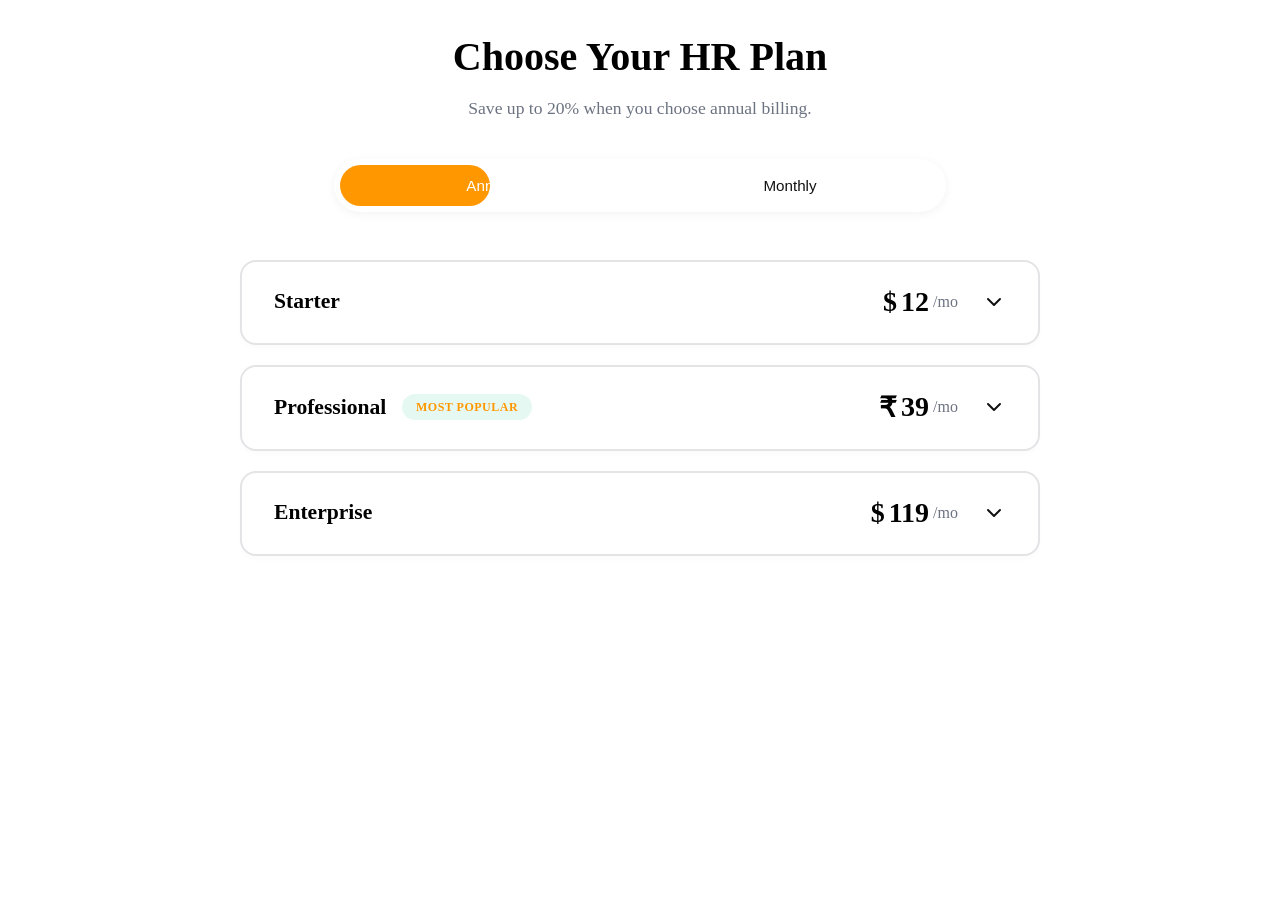
<file: pricing.html>
<!DOCTYPE html>
<html lang="en">
<head>
    <meta charset="UTF-8">
    <meta name="viewport" content="width=device-width, initial-scale=1.0">
    <title>Modern Accordion Pricing with Toggle</title>
    <link href="https://fonts.googleapis.com/css2?family=Inter:wght@400;500;600;700&display=swap" rel="stylesheet">
    <link rel="stylesheet" href="pricing.css">
</head>
<body>

    <svg style="display: none;">
        <symbol id="icon-check" viewBox="0 0 24 24" fill="none" xmlns="http://www.w3.org/2000/svg">
            <circle cx="12" cy="12" r="12" fill="var(--tick-color)"/>
            <path d="M7 12.5L10 15.5L17 8.5" stroke="white" stroke-width="2" stroke-linecap="round" stroke-linejoin="round"/>
        </symbol>
        <symbol id="icon-cross" viewBox="0 0 24 24" fill="none" xmlns="http://www.w3.org/2000/svg">
            <path d="M18 6L6 18M6 6l12 12" stroke="var(--cross-color)" stroke-width="1.5" stroke-linecap="round" stroke-linejoin="round"/>
        </symbol>
    </svg>

    <div class="section-header">
        <h2>Choose Your HR Plan</h2>
        <p>Save up to 20% when you choose annual billing.</p>
    </div>

    <div class="toggle-wrapper">
        <div class="billing-toggle" id="billingToggle">
            <div class="toggle-slider"></div>
            <button class="toggle-btn active" id="btnAnnual" onclick="setBilling('annual')">Annual</button>
            <button class="toggle-btn" id="btnMonthly" onclick="setBilling('monthly')">Monthly</button>
        </div>
    </div>

    <div class="pricing-accordion">
        
        <div class="acc-item">
            <div class="acc-header" onclick="togglePricing(this)">
                <div class="acc-title-group">
                    <h3 class="acc-title">Starter</h3>
                </div>
                <div class="acc-price-group">
                    <div class="acc-price">$<span class="price-val" data-annual="12" data-monthly="15">12</span><span class="period">/mo</span></div>
                    <svg class="chevron" viewBox="0 0 24 24" fill="none"><path d="M6 9l6 6 6-6" stroke-linecap="round" stroke-linejoin="round"/></svg>
                </div>
            </div>
            <div class="acc-body">
                <div class="acc-content-grid">
                    <div class="feature-list">
                        <h4>Plan Features</h4>
                        <ul>
                            <li><svg class="check-icon"><use href="#icon-check"></use></svg>Access to core HR features</li>
                            <li><svg class="check-icon"><use href="#icon-check"></use></svg>Employee record management</li>
                            <li><svg class="check-icon"><use href="#icon-check"></use></svg>Basic reporting tools</li>
                            <li><svg class="check-icon"><use href="#icon-check"></use></svg>Manage up to 10 team members</li>
                            
                            <li class="disabled"><svg class="cross-icon"><use href="#icon-cross"></use></svg>Track employee attendance</li>
                            <li class="disabled"><svg class="cross-icon"><use href="#icon-cross"></use></svg>Assign and monitor tasks</li>
                            <li class="disabled"><svg class="cross-icon"><use href="#icon-cross"></use></svg>Email support</li>
                            <li class="disabled"><svg class="cross-icon"><use href="#icon-cross"></use></svg>Simple onboarding process</li>
                            <li class="disabled"><svg class="cross-icon"><use href="#icon-cross"></use></svg>Designed user-focused interfaces, optimized user</li>
                        </ul>
                    </div>
                    <div class="form-wrapper">
                        <h4>Get Started with Starter</h4>
                        <form class="checkout-form" onsubmit="event.preventDefault(); alert('Starter Selected!');">
                            <input type="text" placeholder="Full Name" required>
                            <input type="email" placeholder="Email Address" required>
                            <button type="submit">Continue to Checkout</button>
                        </form>
                    </div>
                </div>
            </div>
        </div>

        <div class="acc-item">
            <div class="acc-header" onclick="togglePricing(this)">
                <div class="acc-title-group">
                    <h3 class="acc-title">Professional</h3>
                    <span class="popular-badge">Most Popular</span>
                </div>
                <div class="acc-price-group">
                    <div class="acc-price">₹<span class="price-val" data-annual="39" data-monthly="49">39</span><span class="period">/mo</span></div>
                    <svg class="chevron" viewBox="0 0 24 24" fill="none"><path d="M6 9l6 6 6-6" stroke-linecap="round" stroke-linejoin="round"/></svg>
                </div>
            </div>
            <div class="acc-body">
                <div class="acc-content-grid">
                    <div class="feature-list">
                        <h4>Everything in Starter, plus:</h4>
                        <ul>
                            <li><svg class="check-icon"><use href="#icon-check"></use></svg>Access to core HR features</li>
                            <li><svg class="check-icon"><use href="#icon-check"></use></svg>Employee record management</li>
                            <li><svg class="check-icon"><use href="#icon-check"></use></svg>Advanced reporting tools</li>
                            <li><svg class="check-icon"><use href="#icon-check"></use></svg>Manage up to 50 team members</li>
                            <li><svg class="check-icon"><use href="#icon-check"></use></svg>Track employee attendance</li>
                            <li><svg class="check-icon"><use href="#icon-check"></use></svg>Assign and monitor tasks</li>
                            <li><svg class="check-icon"><use href="#icon-check"></use></svg>Email support</li>
                            
                            <li class="disabled"><svg class="cross-icon"><use href="#icon-cross"></use></svg>Simple onboarding process</li>
                            <li class="disabled"><svg class="cross-icon"><use href="#icon-cross"></use></svg>Designed user-focused interfaces, optimized user</li>
                        </ul>
                    </div>
                    <div class="form-wrapper">
                        <h4>Get Started with Pro</h4>
                        <form class="checkout-form" onsubmit="event.preventDefault(); alert('Pro Selected!');">
                            <input type="text" placeholder="Company Name" required>
                            <input type="email" placeholder="Work Email" required>
                            <button type="submit">Continue to Checkout</button>
                        </form>
                    </div>
                </div>
            </div>
        </div>

        <div class="acc-item">
            <div class="acc-header" onclick="togglePricing(this)">
                <div class="acc-title-group">
                    <h3 class="acc-title">Enterprise</h3>
                </div>
                <div class="acc-price-group">
                    <div class="acc-price">$<span class="price-val" data-annual="119" data-monthly="149">119</span><span class="period">/mo</span></div>
                    <svg class="chevron" viewBox="0 0 24 24" fill="none"><path d="M6 9l6 6 6-6" stroke-linecap="round" stroke-linejoin="round"/></svg>
                </div>
            </div>
            <div class="acc-body">
                <div class="acc-content-grid">
                    <div class="feature-list">
                        <h4>All features included:</h4>
                        <ul>
                            <li><svg class="check-icon"><use href="#icon-check"></use></svg>Access to core HR features</li>
                            <li><svg class="check-icon"><use href="#icon-check"></use></svg>Employee record management</li>
                            <li><svg class="check-icon"><use href="#icon-check"></use></svg>Custom reporting tools</li>
                            <li><svg class="check-icon"><use href="#icon-check"></use></svg>Manage unlimited team members</li>
                            <li><svg class="check-icon"><use href="#icon-check"></use></svg>Track employee attendance</li>
                            <li><svg class="check-icon"><use href="#icon-check"></use></svg>Assign and monitor tasks</li>
                            <li><svg class="check-icon"><use href="#icon-check"></use></svg>24/7 Priority support</li>
                            <li><svg class="check-icon"><use href="#icon-check"></use></svg>Simple onboarding process</li>
                            <li><svg class="check-icon"><use href="#icon-check"></use></svg>Designed user-focused interfaces, optimized user</li>
                        </ul>
                    </div>
                    <div class="form-wrapper">
                        <h4>Contact Sales</h4>
                        <form class="checkout-form" onsubmit="event.preventDefault(); alert('Enterprise Selected!');">
                            <input type="text" placeholder="Your Name" required>
                            <input type="tel" placeholder="Phone Number" required>
                            <button type="submit">Request a Call</button>
                        </form>
                    </div>
                </div>
            </div>
        </div>

    </div>

    <script src="pricing.js"></script>
</body>
</html>
</file>
<file: pricing.css>
/* --- Base & Typography --- */
:root {
    --primary-accent: #FF9800; 
    --primary-accent-hover: #E68A00; 
    --tick-color: #FF9800; 
    --cross-color: #a1a1aa; 
    --dark-black: #111111;
    --pure-white: #ffffff;
    --bg-light: #f4f4f5;
    --border-color: #e4e4e7;
    --text-muted: #71717a;
    --text-disabled: #9ca3af; 
    --accent-primary: #FF9800;
    --accent-secondary: #E68A00;
    --accent-warning: #D97706;
    --accent-positive: #10B981;
    --accent-negative: #B91C1C;
    --bg-primary: #F8FAFC;
    --bg-secondary: #FFFFFF;
    --bg-dark: #0F172A;
    --text-main: #374151;
    --text-muted: #6B7280;
    --text-light: #FFFFFF;
    --ourorange: #FF9800;
}

.pricing-section {
    font-family: 'Inter', sans-serif;
    background-color: var(--bg-primary);
    color: var(--dark-black);
    padding: 80px 0;
}

/* --- Header & Toggle Section --- */
.section-header {
    text-align: center;
    margin-bottom: 2.5rem;
}
.section-header h2 {
    font-size: 2.5rem;
    font-weight: 700;
    margin-bottom: 0.5rem;
}
.section-header p {
    color: var(--text-muted);
    font-size: 1.1rem;
    margin-bottom: 2rem;
}

/* The Toggle Switch */
.toggle-wrapper {
    display: flex;
    justify-content: center;
    align-items: center;
    margin-bottom: 3rem;
}
.billing-toggle {
    position: relative;
    display: flex;
    background: var(--pure-white);
    border-radius: 50px;
    padding: 6px;
    box-shadow: 0 2px 10px rgba(0,0,0,0.05);
    width: 600px;
    max-width: 100%;
}
.toggle-btn {
    flex: 1;
    text-align: center;
    padding: 12px 10px;
    font-size: 0.95rem;
    font-weight: 500;
    color: var(--dark-black);
    background: transparent;
    border: none;
    border-radius: 50px;
    cursor: pointer;
    z-index: 2;
    transition: color 0.3s ease;
    white-space: nowrap;
}
.toggle-btn.active {
    color: var(--pure-white);
}
/* The sliding black pill */
.toggle-slider {
    position: absolute;
    top: 6px;
    left: 6px;
    width: calc(25% - 3px);
    height: calc(100% - 12px);
    background: var(--ourorange); 
    border-radius: 50px;
    transition: transform 0.3s cubic-bezier(0.4, 0.0, 0.2, 1);
    z-index: 1;
}
.billing-toggle.active-1m .toggle-slider {
    transform: translateX(0%);
}
.billing-toggle.active-3m .toggle-slider {
    transform: translateX(100%);
}
.billing-toggle.active-6m .toggle-slider {
    transform: translateX(200%);
}
.billing-toggle.active-12m .toggle-slider {
    transform: translateX(300%);
}

/* --- Accordion Container --- */
.pricing-accordion {
    max-width: 800px;
    margin: 0 auto;
    display: flex;
    flex-direction: column;
    gap: 1.25rem;
}

/* --- Accordion Item (The Card) --- */
.acc-item {
    background: var(--pure-white);
    border: 2px solid var(--border-color);
    border-radius: 16px;
    overflow: hidden;
    transition: all 0.3s ease;
    box-shadow: 0 4px 6px -1px rgba(0,0,0,0.02);
}
.acc-item:hover {
    border-color: #d4d4d8;
}
.acc-item.active {
    border-color: var(--primary-accent); 
    box-shadow: 0 10px 25px -5px rgba(16, 185, 129, 0.15); 
}

/* --- Accordion Header --- */
.acc-header {
    padding: 1.5rem 2rem;
    cursor: pointer;
    display: flex;
    justify-content: space-between;
    align-items: center;
    user-select: none;
}
.acc-title-group {
    display: flex;
    align-items: center;
    gap: 1rem;
}
.acc-title {
    font-size: 1.35rem;
    font-weight: 700;
    margin: 0;
}
.popular-badge {
    background: rgba(16, 185, 129, 0.1);
    color: var(--primary-accent);
    font-size: 0.75rem;
    font-weight: 700;
    padding: 0.35rem 0.85rem;
    border-radius: 999px;
    text-transform: uppercase;
    letter-spacing: 0.5px;
}
.acc-price-group {
    display: flex;
    align-items: center;
    gap: 1.5rem;
}
.acc-price {
    font-size: 1.75rem;
    font-weight: 800;
    display: flex;
    align-items: center;
    gap: 4px;
}
.acc-price span.period {
    font-size: 1rem;
    font-weight: 500;
    color: var(--text-muted);
}

.chevron {
    width: 24px;
    height: 24px;
    stroke: var(--dark-black);
    stroke-width: 2;
    transition: transform 0.3s ease, stroke 0.3s ease;
}
.acc-item.active .chevron {
    transform: rotate(180deg);
    stroke: var(--primary-accent);
}

/* --- Accordion Body (Expanded Content) --- */
.acc-body {
    max-height: 0;
    overflow: hidden;
    transition: max-height 0.5s cubic-bezier(0.4, 0, 0.2, 1), opacity 0.5s ease;
    opacity: 0;
    background: #fafafa;
    border-top: 1px solid transparent;
}
.acc-item.active .acc-body {
    opacity: 1;
    border-top-color: var(--border-color);
}

.acc-content-grid {
    display: grid;
    grid-template-columns: 1.2fr 1fr;
    gap: 2.5rem;
    padding: 2rem;
}

/* Features */
.feature-list h4 {
    margin-top: 0;
    margin-bottom: 1.25rem;
    font-size: 1.05rem;
    font-weight: 700;
}
.feature-list ul {
    list-style: none;
    padding: 0;
    margin: 0;
}
.feature-list li {
    display: flex;
    align-items: center;
    gap: 0.85rem;
    margin-bottom: 1rem;
    font-size: 0.95rem;
    color: #3f3f46;
}

/* Text styling for disabled features */
.feature-list li.disabled {
    color: var(--text-disabled);
}

/* Feature Icons */
.check-icon, .cross-icon {
    width: 22px;
    height: 22px;
    flex-shrink: 0;
}

/* Form */
.form-wrapper {
    background: var(--pure-white);
    padding: 1.5rem;
    border-radius: 12px;
    border: 1px solid var(--border-color);
    box-shadow: 0 2px 8px rgba(0,0,0,0.04);
    height: fit-content;
}
.form-wrapper h4 {
    margin-top: 0;
    margin-bottom: 1.25rem;
    font-size: 1.05rem;
    font-weight: 700;
}
.checkout-form input {
    width: 100%;
    padding: 0.85rem 1rem;
    margin-bottom: 1rem;
    border: 1px solid var(--border-color);
    border-radius: 8px;
    box-sizing: border-box;
    font-family: inherit;
    font-size: 0.95rem;
    transition: all 0.2s;
}
.checkout-form input:focus {
    outline: none;
    border-color: var(--primary-accent);
    box-shadow: 0 0 0 3px rgba(16, 185, 129, 0.15);
}
.checkout-form button {
    width: 100%;
    padding: 0.85rem 1rem;
    background-color: var(--primary-accent);
    color: var(--pure-white);
    border: none;
    border-radius: 8px;
    font-weight: 600;
    font-size: 1rem;
    cursor: pointer;
    transition: transform 0.1s, background 0.3s;
}
.checkout-form button:hover {
    background-color: var(--primary-accent-hover);
}
.checkout-form button:active {
    transform: scale(0.98);
}

/* Mobile */
@media (max-width: 768px) {
    .acc-content-grid { grid-template-columns: 1fr; padding: 1.5rem; }
    .acc-header { flex-direction: column; align-items: flex-start; gap: 1rem; }
    .acc-price-group { width: 100%; justify-content: space-between; }
}
</file>
